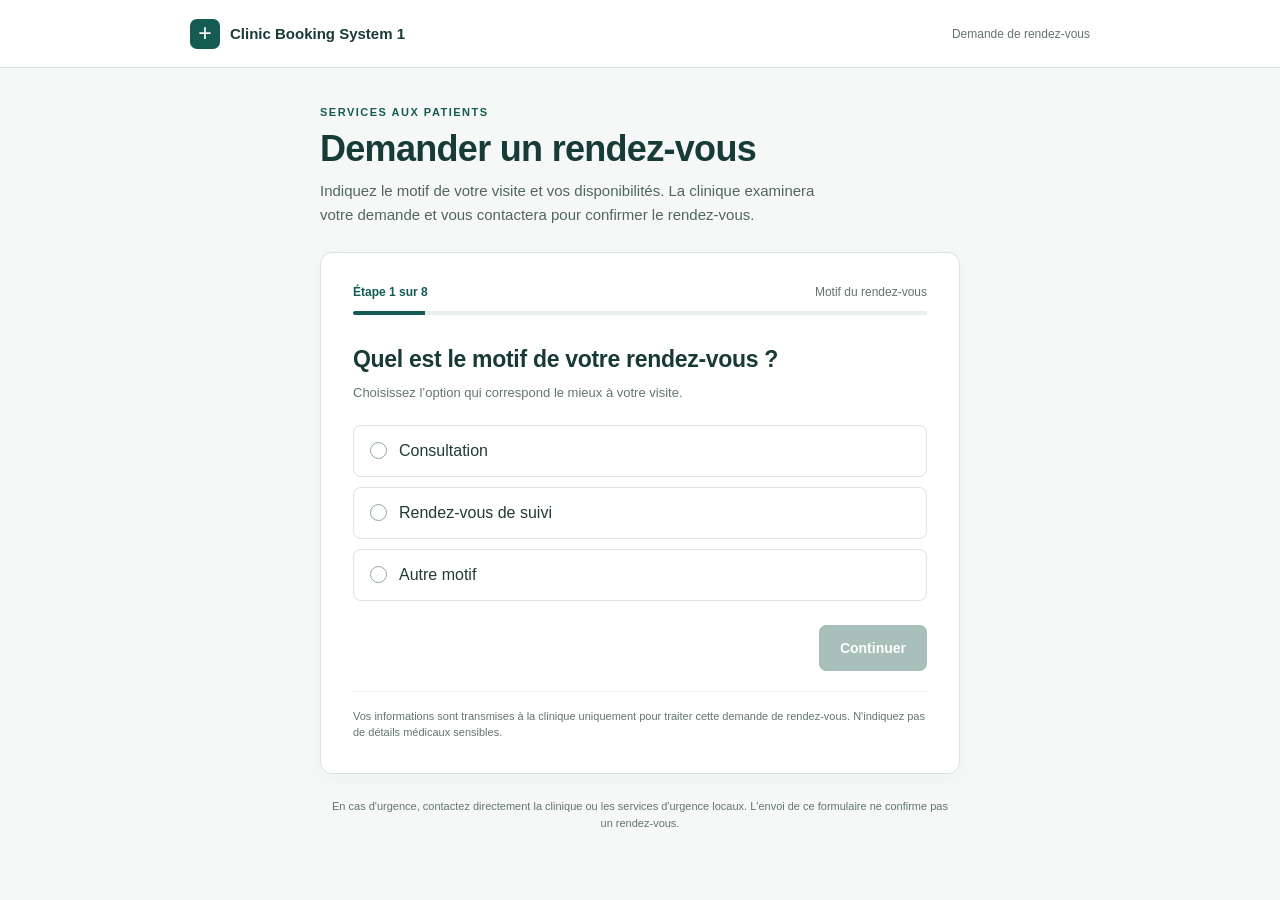
<file: index.html>
<!doctype html>
<html lang="fr">
<head>
  <meta charset="utf-8">
  <meta name="viewport" content="width=device-width, initial-scale=1">
  <meta name="theme-color" content="#145b52">
  <meta name="description" content="Demandez un rendez-vous auprès de votre clinique.">
  <title>Clinic Booking System 1</title>
  <link rel="stylesheet" href="styles.css">
</head>
<body>
<header class="topbar">
  <a class="brand" href="./" aria-label="Accueil"><span class="brand-mark" aria-hidden="true">+</span><span id="clinic-name">Clinic Booking System 1</span></a>
  <span class="secure-label">Demande de rendez-vous</span>
</header>
<main class="shell">
  <section class="intro">
    <p class="eyebrow">SERVICES AUX PATIENTS</p>
    <h1>Demander un rendez-vous</h1>
    <p class="intro-copy">Indiquez le motif de votre visite et vos disponibilités. La clinique examinera votre demande et vous contactera pour confirmer le rendez-vous.</p>
  </section>
  <section class="booking-card" aria-labelledby="question-title">
    <div class="step-meta"><span id="step-count">Étape 1 sur 6</span><span id="step-caption">Motif du rendez-vous</span></div>
    <div class="progress-track" role="progressbar" aria-label="Progression du formulaire" aria-valuemin="1" aria-valuemax="6" aria-valuenow="1" id="progress"><span id="progress-fill"></span></div>
    <div id="step-content" class="step-content" aria-live="polite"></div>
    <p id="form-error" class="error" role="alert" hidden></p>
    <div class="actions" id="actions"><button id="back-button" class="button button-secondary" type="button" hidden>Retour</button><button id="continue-button" class="button button-primary" type="button" disabled>Continuer</button></div>
    <p class="privacy-note">Vos informations sont transmises à la clinique uniquement pour traiter cette demande de rendez-vous. N'indiquez pas de détails médicaux sensibles.</p>
  </section>
  <footer>En cas d'urgence, contactez directement la clinique ou les services d'urgence locaux. L'envoi de ce formulaire ne confirme pas un rendez-vous.</footer>
</main>
<script src="config.js"></script>
<script src="app.js"></script>
</body>
</html>
</file>
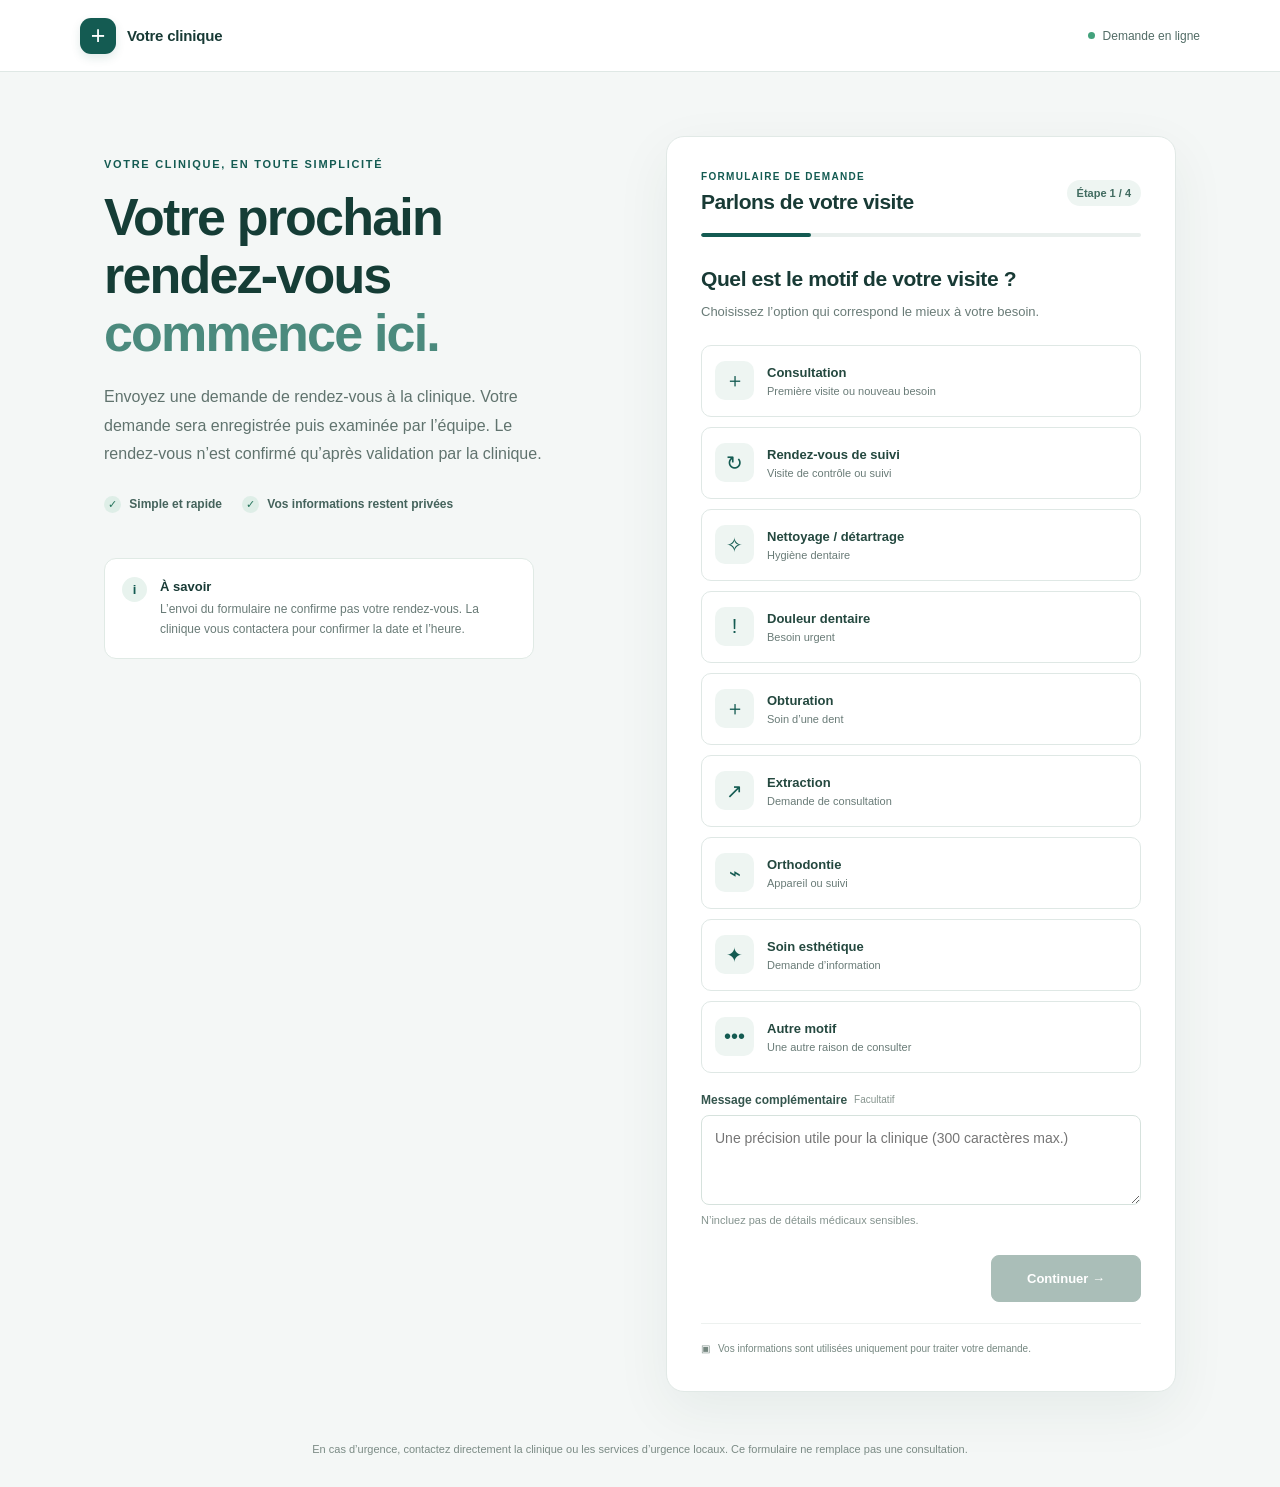
<file: reservation-system-final-1/index.html>
<!doctype html>
<html lang="fr">
<head>
  <meta charset="utf-8">
  <meta name="viewport" content="width=device-width, initial-scale=1">
  <meta name="theme-color" content="#123f39">
  <meta name="description" content="Formulaire sécurisé de demande de rendez-vous auprès de votre clinique.">
  <title>Reservation System Final 1</title>
  <link rel="stylesheet" href="./styles.css">
</head>
<body>
  <header class="topbar">
    <a class="brand" href="./" aria-label="Accueil"><span class="brand-icon" aria-hidden="true">+</span><span id="clinic-name">Reservation System Final 1</span></a>
    <span class="top-note"><span class="status-dot"></span> Demande en ligne</span>
  </header>
  <main class="layout">
    <section class="intro">
      <p class="eyebrow">VOTRE CLINIQUE, EN TOUTE SIMPLICITÉ</p>
      <h1>Votre prochain rendez-vous<br><span>commence ici.</span></h1>
      <p class="intro-copy">Envoyez une demande de rendez-vous à la clinique. Votre demande sera enregistrée puis examinée par l’équipe. Le rendez-vous n’est confirmé qu’après validation par la clinique.</p>
      <div class="trust-row"><span><span class="check">✓</span> Simple et rapide</span><span><span class="check">✓</span> Vos informations restent privées</span></div>
      <div class="help-card"><div class="help-icon" aria-hidden="true">i</div><div><strong>À savoir</strong><p>L’envoi du formulaire ne confirme pas votre rendez-vous. La clinique vous contactera pour confirmer la date et l’heure.</p></div></div>
    </section>
    <section class="form-card" aria-labelledby="form-heading">
      <div class="card-heading"><div><p class="card-kicker">FORMULAIRE DE DEMANDE</p><h2 id="form-heading">Parlons de votre visite</h2></div><span class="step-pill" id="step-pill">Étape 1 / 4</span></div>
      <div class="progress"><span id="progress-fill"></span></div>
      <form id="booking-form" novalidate>
        <section class="form-step active" data-step="0">
          <h3>Quel est le motif de votre visite ?</h3><p class="muted">Choisissez l’option qui correspond le mieux à votre besoin.</p>
          <div class="choice-grid">
            <label class="choice"><input type="radio" name="appointmentType" value="Consultation" required><span class="choice-symbol">＋</span><span><strong>Consultation</strong><small>Première visite ou nouveau besoin</small></span></label>
            <label class="choice"><input type="radio" name="appointmentType" value="Suivi" required><span class="choice-symbol">↻</span><span><strong>Rendez-vous de suivi</strong><small>Visite de contrôle ou suivi</small></span></label>
            <label class="choice"><input type="radio" name="appointmentType" value="Nettoyage / détartrage" required><span class="choice-symbol">✧</span><span><strong>Nettoyage / détartrage</strong><small>Hygiène dentaire</small></span></label>
            <label class="choice"><input type="radio" name="appointmentType" value="Douleur dentaire / urgence" required><span class="choice-symbol">!</span><span><strong>Douleur dentaire</strong><small>Besoin urgent</small></span></label>
            <label class="choice"><input type="radio" name="appointmentType" value="Obturation" required><span class="choice-symbol">＋</span><span><strong>Obturation</strong><small>Soin d’une dent</small></span></label>
            <label class="choice"><input type="radio" name="appointmentType" value="Extraction" required><span class="choice-symbol">↗</span><span><strong>Extraction</strong><small>Demande de consultation</small></span></label>
            <label class="choice"><input type="radio" name="appointmentType" value="Orthodontie" required><span class="choice-symbol">⌁</span><span><strong>Orthodontie</strong><small>Appareil ou suivi</small></span></label>
            <label class="choice"><input type="radio" name="appointmentType" value="Soin esthétique" required><span class="choice-symbol">✦</span><span><strong>Soin esthétique</strong><small>Demande d’information</small></span></label>
            <label class="choice"><input type="radio" name="appointmentType" value="Autre" required><span class="choice-symbol">•••</span><span><strong>Autre motif</strong><small>Une autre raison de consulter</small></span></label>
          </div>
          <div class="field"><label for="note">Message complémentaire <span class="optional">Facultatif</span></label><textarea id="note" name="note" maxlength="300" rows="3" placeholder="Une précision utile pour la clinique (300 caractères max.)"></textarea><small class="field-help">N’incluez pas de détails médicaux sensibles.</small></div>
        </section>
        <section class="form-step" data-step="1" hidden>
          <h3>Quand souhaitez-vous venir ?</h3><p class="muted">Indiquez votre préférence. La clinique vérifiera les disponibilités avant de confirmer.</p>
          <div class="field"><label for="requestedDate">Date souhaitée <span class="required">*</span></label><input id="requestedDate" name="requestedDate" type="date" required><small class="field-help">Vous pourrez discuter d’une autre date avec la clinique.</small></div>
          <div class="field"><label for="requestedTime">Moment préféré <span class="required">*</span></label><select id="requestedTime" name="requestedTime" required><option value="ANY">Tous les créneaux disponibles</option><option value="MORNING">Le matin</option><option value="AFTERNOON">L’après-midi</option></select></div>
        </section>
        <section class="form-step" data-step="2" hidden>
          <h3>Comment vous contacter ?</h3><p class="muted">Ces informations servent uniquement au suivi de votre demande.</p>
          <div class="field"><label for="patientName">Nom complet <span class="required">*</span></label><input id="patientName" name="patientName" autocomplete="name" maxlength="100" required placeholder="Votre nom complet"></div>
          <div class="field"><label for="phone">Numéro de téléphone <span class="required">*</span></label><input id="phone" name="phone" type="tel" autocomplete="tel" maxlength="25" required placeholder="Ex. 0550 00 00 00"></div>
          <div class="field"><label for="email">Adresse e-mail <span class="required">*</span></label><input id="email" name="email" type="email" autocomplete="email" maxlength="254" required placeholder="vous@exemple.com"><small class="field-help">Nécessaire pour recevoir la confirmation, les rappels et le lien d’annulation.</small></div>
        </section>
        <section class="form-step" data-step="3" hidden>
          <h3>Vérifiez votre demande</h3><p class="muted">Vérifiez les informations avant de les envoyer.</p>
          <dl class="summary" id="summary"></dl>
          <label class="consent"><input id="consent" name="consent" type="checkbox" required><span>J’accepte que ces informations soient transmises à la clinique pour traiter ma demande.</span></label>
          <p class="privacy">En envoyant ce formulaire, vous demandez à être contacté. N’envoyez pas d’informations médicales urgentes ici.</p>
        </section>
        <p id="form-error" class="message error" role="alert" hidden></p>
        <div id="form-success" class="success-panel" role="status" hidden><span class="success-icon">✓</span><h3 id="success-heading">Demande envoyée</h3><p id="success-copy">Votre demande a été transmise à la clinique.</p><p class="reference" id="booking-reference"></p><p id="success-next-step">Gardez votre référence pour toute question.</p><button type="button" class="button secondary" id="new-request">Nouvelle demande</button></div>
        <div class="form-actions" id="form-actions"><button type="button" class="button secondary" id="back-button" hidden>Retour</button><button type="button" class="button primary" id="next-button" disabled>Continuer <span aria-hidden="true">→</span></button></div>
      </form>
      <p class="card-foot"><span aria-hidden="true">▣</span> Vos informations sont utilisées uniquement pour traiter votre demande.</p>
    </section>
  </main>
  <footer>En cas d’urgence, contactez directement la clinique ou les services d’urgence locaux. Ce formulaire ne remplace pas une consultation.</footer>
  <iframe name="reservation-response" id="reservation-response" title="Réponse de réservation" hidden></iframe>
  <script src="./config.js?v=5"></script><script src="./app.js?v=5"></script>
</body>
</html>
</file>
<file: styles.css>
:root{font-family:Arial,Helvetica,sans-serif;color:#172b2a;background:#f5f8f7;font-synthesis:none;text-rendering:optimizeLegibility;--accent:#145b52;--border:#d9e3e0;--muted:#637572}*{box-sizing:border-box}body{margin:0;min-height:100vh}.topbar{height:68px;background:#fff;border-bottom:1px solid var(--border);display:flex;align-items:center;justify-content:space-between;padding:0 max(20px,calc((100% - 900px)/2));gap:12px}.brand{display:flex;align-items:center;gap:10px;color:#173b37;text-decoration:none;font-weight:700;font-size:15px}.brand-mark{display:grid;place-items:center;width:30px;height:30px;border-radius:7px;background:var(--accent);color:#fff;font-size:23px;font-weight:400}.secure-label{font-size:12px;color:var(--muted)}.shell{max-width:680px;margin:0 auto;padding:38px 20px 30px}.intro{margin-bottom:25px}.eyebrow{font-size:11px;letter-spacing:1.5px;font-weight:700;color:var(--accent);margin:0 0 10px}.intro h1{font-size:clamp(27px,5vw,36px);line-height:1.15;letter-spacing:-.7px;margin:0 0 10px;color:#173b37}.intro-copy{font-size:15px;line-height:1.6;color:#526561;margin:0;max-width:530px}.booking-card{background:#fff;border:1px solid var(--border);border-radius:12px;padding:clamp(20px,5vw,32px);box-shadow:0 4px 18px rgba(23,59,55,.035)}.step-meta{display:flex;justify-content:space-between;gap:12px;font-size:12px;color:var(--muted);margin-bottom:12px}.step-meta span:first-child{font-weight:700;color:var(--accent)}.progress-track{height:4px;border-radius:5px;background:#e8efed;overflow:hidden;margin-bottom:30px}.progress-track span{display:block;height:100%;width:16.666%;background:var(--accent)}.step-content{min-height:225px}.step-content h2{font-size:23px;line-height:1.3;margin:0 0 8px;letter-spacing:-.3px;color:#183a36}.hint{font-size:13px;line-height:1.5;color:var(--muted);margin:0 0 22px}.option-list{display:grid;gap:10px}.option{display:flex;align-items:center;gap:12px;width:100%;padding:16px;border:1px solid var(--border);border-radius:8px;background:#fff;text-align:left;color:#213b37;font:inherit;cursor:pointer}.option:focus-visible,.button:focus-visible,input:focus-visible,textarea:focus-visible{outline:3px solid #80bdb2;outline-offset:2px}.option[aria-pressed=true]{border-color:var(--accent);background:#f0f7f5;box-shadow:inset 0 0 0 1px var(--accent)}.radio-dot{width:17px;height:17px;flex:0 0 17px;border:1.5px solid #91a6a1;border-radius:50%}.option[aria-pressed=true] .radio-dot{border:5px solid var(--accent)}.field{display:block;margin-top:18px}.field label,.field-label{display:block;font-size:13px;font-weight:700;margin-bottom:8px;color:#294641}.field input,.field textarea{width:100%;min-height:48px;padding:12px 13px;border:1px solid #cbd9d5;border-radius:7px;background:#fff;color:#183a36;font:inherit;font-size:16px}.field textarea{min-height:105px;resize:vertical}.field-help{font-size:12px;line-height:1.5;color:var(--muted);margin:8px 0 0}.field-error{font-size:12px;color:#a12c2c;margin:6px 0 0}.actions{display:flex;justify-content:space-between;gap:12px;margin-top:24px}.button{min-height:46px;border-radius:7px;padding:0 20px;font:inherit;font-size:14px;font-weight:700;cursor:pointer}.button-primary{background:var(--accent);border:1px solid var(--accent);color:#fff;margin-left:auto}.button-primary:disabled{background:#a8bfba;border-color:#a8bfba;cursor:not-allowed}.button-secondary{background:#fff;border:1px solid var(--border);color:#294641}.privacy-note{border-top:1px solid #edf1f0;padding-top:16px;margin:20px 0 0;font-size:11px;line-height:1.5;color:var(--muted)}.error{padding:11px 12px;background:#fff3f2;border:1px solid #f0c9c5;border-radius:6px;color:#8e2923;font-size:13px;line-height:1.5}.review-list{margin:20px 0 0;border-top:1px solid var(--border)}.review-row{display:grid;grid-template-columns:minmax(110px, .7fr) 1.3fr;gap:12px;padding:12px 0;border-bottom:1px solid #edf1f0;font-size:13px;overflow-wrap:anywhere}.review-row dt{color:var(--muted)}.review-row dd{margin:0;font-weight:600;color:#203e39}.edit-link{display:inline-block;margin-top:7px;color:var(--accent);font-size:12px;font-weight:700;background:none;border:0;padding:0;text-decoration:underline;cursor:pointer}.consent{display:flex;gap:10px;align-items:flex-start;margin-top:22px;font-size:13px;line-height:1.5;color:#3d5550}.consent input{margin-top:3px;width:17px;height:17px;flex:0 0 17px;accent-color:var(--accent)}.result-box{border:1px solid var(--border);background:#f7faf9;border-radius:8px;padding:18px;margin-top:18px}.result-box h2{font-size:22px;margin:0 0 8px}.result-box p{font-size:14px;line-height:1.6;color:#526561}.reference{font-weight:700;color:var(--accent);overflow-wrap:anywhere}footer{text-align:center;font-size:11px;color:var(--muted);line-height:1.6;padding:24px 10px 0}@media(max-width:430px){.topbar{height:60px;padding:0 16px}.brand{font-size:13px}.secure-label{font-size:11px}.shell{padding:27px 14px}.step-content{min-height:205px}.step-meta{font-size:11px}.button{padding:0 15px}.review-row{grid-template-columns:1fr;gap:4px}}
</file>
<file: reservation-system-final-1/styles.css>
:root{font-family:Inter,-apple-system,BlinkMacSystemFont,"Segoe UI",Arial,sans-serif;color:#183a35;background:#f4f7f6;font-synthesis:none;text-rendering:optimizeLegibility;--ink:#183a35;--accent:#145b52;--accent-dark:#103f39;--muted:#697b77;--line:#dfe8e5;--soft:#edf5f2}*{box-sizing:border-box}body{margin:0;min-height:100vh}.topbar{height:72px;background:#fff;border-bottom:1px solid var(--line);display:flex;align-items:center;justify-content:space-between;padding:0 max(22px,calc((100% - 1120px)/2));gap:16px}.brand{display:flex;align-items:center;gap:11px;color:var(--ink);text-decoration:none;font-weight:750;font-size:15px;letter-spacing:-.2px}.brand-icon{display:grid;place-items:center;width:36px;height:36px;border-radius:11px;background:var(--accent);color:#fff;font-size:25px;font-weight:400;box-shadow:0 4px 10px #145b5220}.top-note{font-size:12px;color:#526c66;display:flex;align-items:center;gap:8px}.status-dot{width:7px;height:7px;background:#43a27c;border-radius:50%}.layout{max-width:1120px;margin:0 auto;padding:64px 24px 48px;display:grid;grid-template-columns:minmax(0,1fr) minmax(0,510px);gap:clamp(38px,7vw,96px);align-items:start}.intro{padding-top:22px}.eyebrow,.card-kicker{font-size:11px;letter-spacing:1.7px;font-weight:800;color:var(--accent);margin:0 0 18px}.intro h1{font-size:clamp(35px,4.5vw,52px);letter-spacing:-1.8px;line-height:1.12;margin:0 0 20px;color:#153d36}.intro h1 span{color:#4b8a7d}.intro-copy{font-size:16px;line-height:1.8;color:#60736e;max-width:450px;margin:0}.trust-row{display:flex;flex-wrap:wrap;gap:13px 20px;margin-top:27px;color:#45635c;font-size:12px;font-weight:650}.check{display:inline-grid;place-items:center;width:17px;height:17px;border-radius:50%;background:#deeee7;color:#26745c;font-size:11px;margin-right:5px}.help-card{display:flex;gap:13px;max-width:430px;margin-top:45px;padding:18px 17px;border:1px solid #e0eae5;border-radius:12px;background:#fff}.help-icon{width:25px;height:25px;flex:0 0 25px;display:grid;place-items:center;border-radius:50%;background:#e8f3ee;color:var(--accent);font-weight:800;font-size:13px}.help-card strong{font-size:13px}.help-card p{font-size:12px;line-height:1.65;color:var(--muted);margin:5px 0 0}.form-card{background:#fff;border:1px solid #e1e9e6;border-radius:18px;padding:clamp(22px,4vw,34px);box-shadow:0 18px 55px #173e3510}.card-heading{display:flex;justify-content:space-between;align-items:center;gap:14px;margin-bottom:19px}.card-kicker{font-size:10px;margin:0 0 8px;letter-spacing:1.3px}.card-heading h2{font-size:21px;letter-spacing:-.5px;margin:0}.step-pill{white-space:nowrap;background:#eef5f2;color:#416b60;padding:7px 10px;border-radius:20px;font-size:11px;font-weight:750}.progress{height:4px;background:#e9efed;border-radius:10px;overflow:hidden;margin-bottom:28px}.progress span{display:block;height:100%;width:25%;background:var(--accent);border-radius:10px;transition:width .2s ease}.form-step h3{font-size:21px;line-height:1.35;letter-spacing:-.4px;margin:0 0 8px}.muted{font-size:13px;line-height:1.65;color:var(--muted);margin:0 0 22px}.choice-grid{display:grid;gap:10px}.choice{position:relative;display:flex;align-items:center;gap:13px;min-height:72px;padding:13px;border:1px solid var(--line);border-radius:10px;cursor:pointer;transition:border-color .15s,background .15s}.choice:has(input:checked){border-color:var(--accent);background:#f0f7f4;box-shadow:inset 0 0 0 1px var(--accent)}.choice input{position:absolute;opacity:0;pointer-events:none}.choice:focus-within{outline:3px solid #a5d2c4;outline-offset:2px}.choice-symbol{display:grid;place-items:center;flex:0 0 39px;height:39px;border-radius:10px;background:#eef5f2;color:var(--accent);font-size:20px}.choice strong{display:block;font-size:13px;color:#24483f}.choice small{display:block;font-size:11px;color:var(--muted);margin-top:5px}.field{margin-top:20px}.field label{display:flex;align-items:center;gap:7px;font-size:12px;font-weight:750;margin-bottom:8px;color:#34554d}.required{color:#b54e42}.optional{font-size:10px;color:#87958f;font-weight:500}.field input,.field select,.field textarea{display:block;width:100%;min-height:48px;padding:12px 13px;border:1px solid #d6e2dd;border-radius:8px;background:#fff;color:#1c4038;font:inherit;font-size:14px;outline:none}.field textarea{resize:vertical;min-height:90px;line-height:1.5}.field input:focus,.field select:focus,.field textarea:focus{border-color:#5e9a8a;box-shadow:0 0 0 3px #e1f1eb}.field-help{display:block;font-size:11px;color:#84938e;margin-top:7px;line-height:1.5}.form-actions{display:flex;justify-content:space-between;gap:12px;margin-top:27px}.button{min-height:47px;padding:0 18px;border-radius:8px;font:inherit;font-size:13px;font-weight:750;cursor:pointer;transition:background .15s,border-color .15s}.button.primary{display:flex;align-items:center;justify-content:center;gap:12px;margin-left:auto;background:var(--accent);border:1px solid var(--accent);color:#fff;min-width:150px}.button.primary:hover:not(:disabled){background:var(--accent-dark)}.button.primary:disabled{background:#aabeb8;border-color:#aabeb8;cursor:not-allowed}.button.secondary{background:#fff;border:1px solid var(--line);color:#34554d}.button:focus-visible{outline:3px solid #a5d2c4;outline-offset:2px}.card-foot{display:flex;gap:8px;align-items:flex-start;border-top:1px solid #edf1ef;padding-top:17px;margin:21px 0 0;color:#758780;font-size:10px;line-height:1.6}.summary{margin:22px 0;border-top:1px solid var(--line)}.summary div{display:grid;grid-template-columns:130px 1fr;gap:10px;padding:12px 0;border-bottom:1px solid #edf1ef;font-size:12px;overflow-wrap:anywhere}.summary dt{color:var(--muted)}.summary dd{margin:0;font-weight:700;color:#2b4d43}.consent{display:flex;gap:10px;align-items:flex-start;font-size:12px;line-height:1.6;color:#526b63}.consent input{margin-top:3px;width:17px;height:17px;flex:0 0 17px;accent-color:var(--accent)}.privacy{font-size:11px;line-height:1.6;color:#7b8b85;background:#f7faf8;padding:11px;border-radius:7px}.message{font-size:12px;line-height:1.6;padding:12px;border-radius:8px;margin:18px 0 0}.error{background:#fff3f1;color:#8e3329;border:1px solid #f1d0cb}.success-panel{text-align:center;padding:20px 4px}.success-icon{display:grid;place-items:center;width:49px;height:49px;margin:0 auto 15px;border-radius:50%;background:#e2f4e9;color:#287650;font-size:25px}.success-panel h3{font-size:22px;margin:0 0 10px}.success-panel p{font-size:13px;line-height:1.7;color:var(--muted)}.reference{font-weight:800;color:var(--accent)!important}.success-panel .button{margin-top:10px}footer{max-width:900px;margin:0 auto;padding:0 24px 28px;text-align:center;font-size:11px;color:#7b8b85;line-height:1.7}@media(max-width:800px){.layout{grid-template-columns:1fr;max-width:570px;padding-top:35px;gap:28px}.intro{padding-top:0}.intro h1{font-size:38px}.help-card{margin-top:25px}.trust-row{margin-top:20px}}@media(max-width:430px){.topbar{height:62px;padding:0 15px}.brand{font-size:12px;gap:8px}.brand-icon{width:31px;height:31px}.top-note{font-size:10px}.layout{padding:27px 13px 30px;gap:23px}.intro h1{font-size:34px}.intro-copy{font-size:14px}.trust-row{font-size:11px}.form-card{padding:20px 16px;border-radius:14px}.card-heading h2{font-size:19px}.step-pill{font-size:10px;padding:6px 8px}.form-step h3{font-size:19px}.summary div{grid-template-columns:105px 1fr}.button{padding:0 13px}.button.primary{min-width:140px}}
</file>
